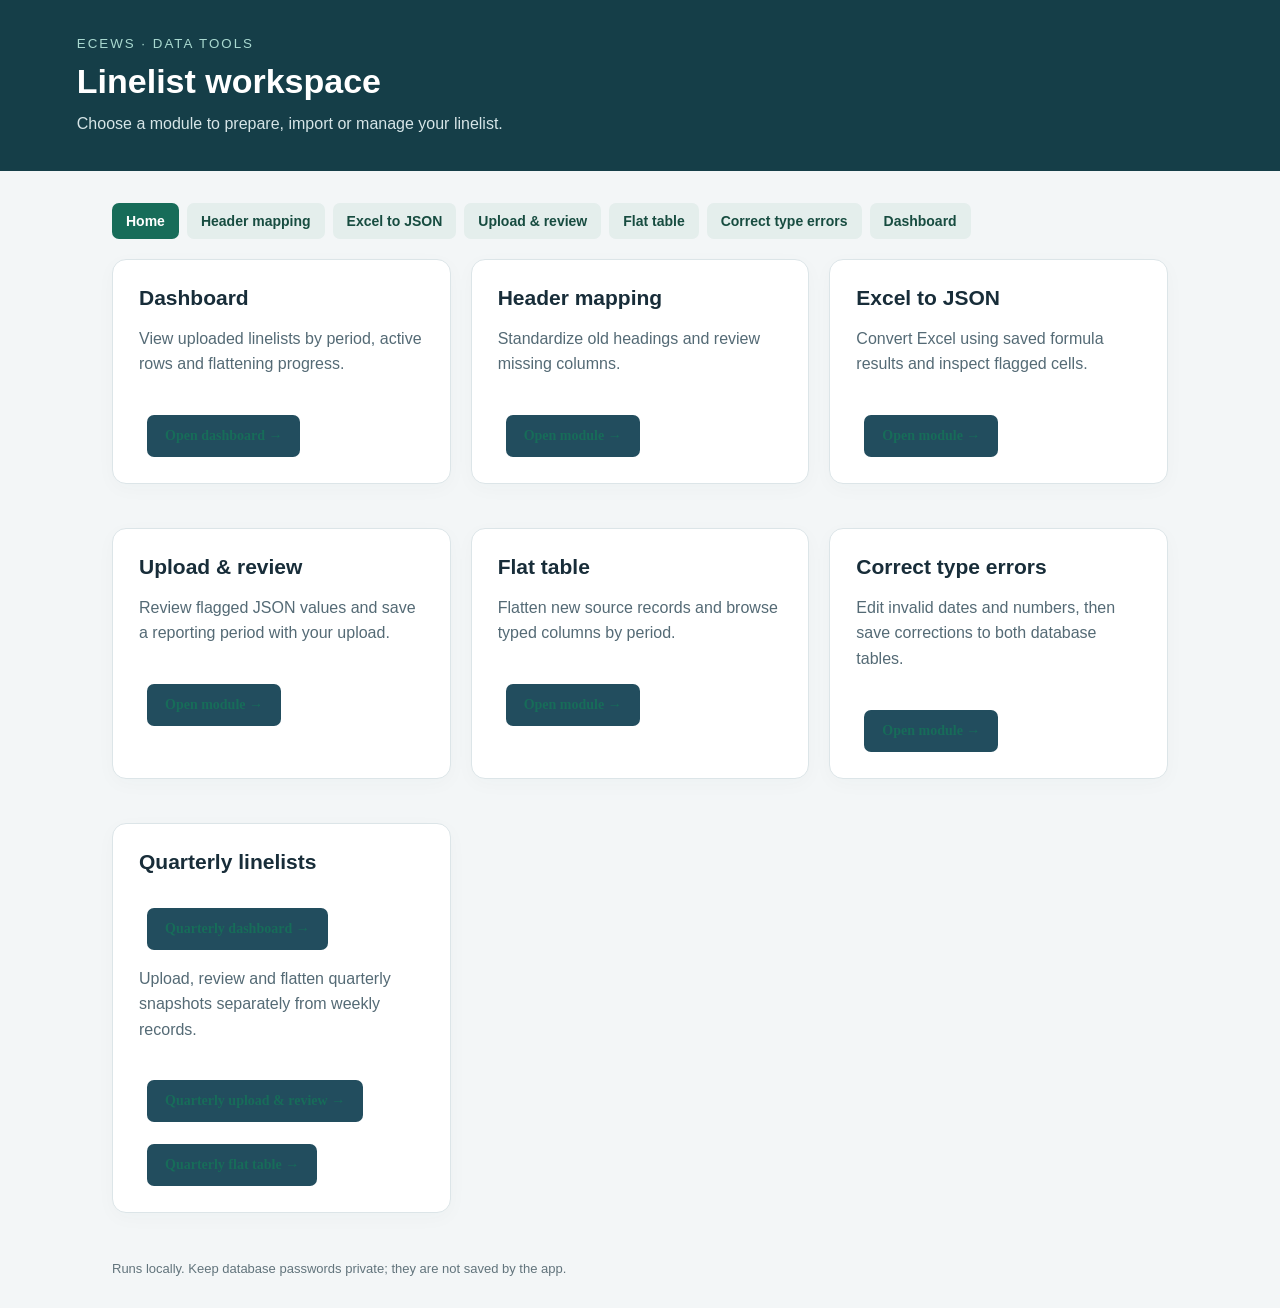
<file: index.html>
<!doctype html><html lang="en"><head><meta charset="utf-8"><meta name="viewport" content="width=device-width,initial-scale=1"><title>Linelist workspace · ECEWS</title><link rel="stylesheet" href="/static/import.css"></head><body><header><small>ECEWS · Data tools</small><h1>Linelist workspace</h1><p>Choose a module to prepare, import or manage your linelist.</p></header><main><nav aria-label="Main navigation"><a href="/" aria-current="page">Home</a><a href="/headers">Header mapping</a><a href="/convert">Excel to JSON</a><a href="/upload">Upload & review</a><a href="/flat">Flat table</a><a href="/errors">Correct type errors</a><a href="/dashboard">Dashboard</a></nav><div class="module-grid"><section><h2>Dashboard</h2><p>View uploaded linelists by period, active rows and flattening progress.</p><a class="download" href="/dashboard">Open dashboard →</a></section><section><h2>Header mapping</h2><p>Standardize old headings and review missing columns.</p><a class="download" href="/headers">Open module →</a></section><section><h2>Excel to JSON</h2><p>Convert Excel using saved formula results and inspect flagged cells.</p><a class="download" href="/convert">Open module →</a></section><section><h2>Upload & review</h2><p>Review flagged JSON values and save a reporting period with your upload.</p><a class="download" href="/upload">Open module →</a></section><section><h2>Flat table</h2><p>Flatten new source records and browse typed columns by period.</p><a class="download" href="/flat">Open module →</a></section><section><h2>Correct type errors</h2><p>Edit invalid dates and numbers, then save corrections to both database tables.</p><a class="download" href="/errors">Open module →</a></section><section><h2>Quarterly linelists</h2><a class="download" href="/quarterly/dashboard">Quarterly dashboard →</a><p>Upload, review and flatten quarterly snapshots separately from weekly records.</p><a class="download" href="/quarterly/upload">Quarterly upload &amp; review →</a><a class="download" href="/quarterly/flat">Quarterly flat table →</a></section></div><footer>Runs locally. Keep database passwords private; they are not saved by the app.</footer></main></body></html>
</file>
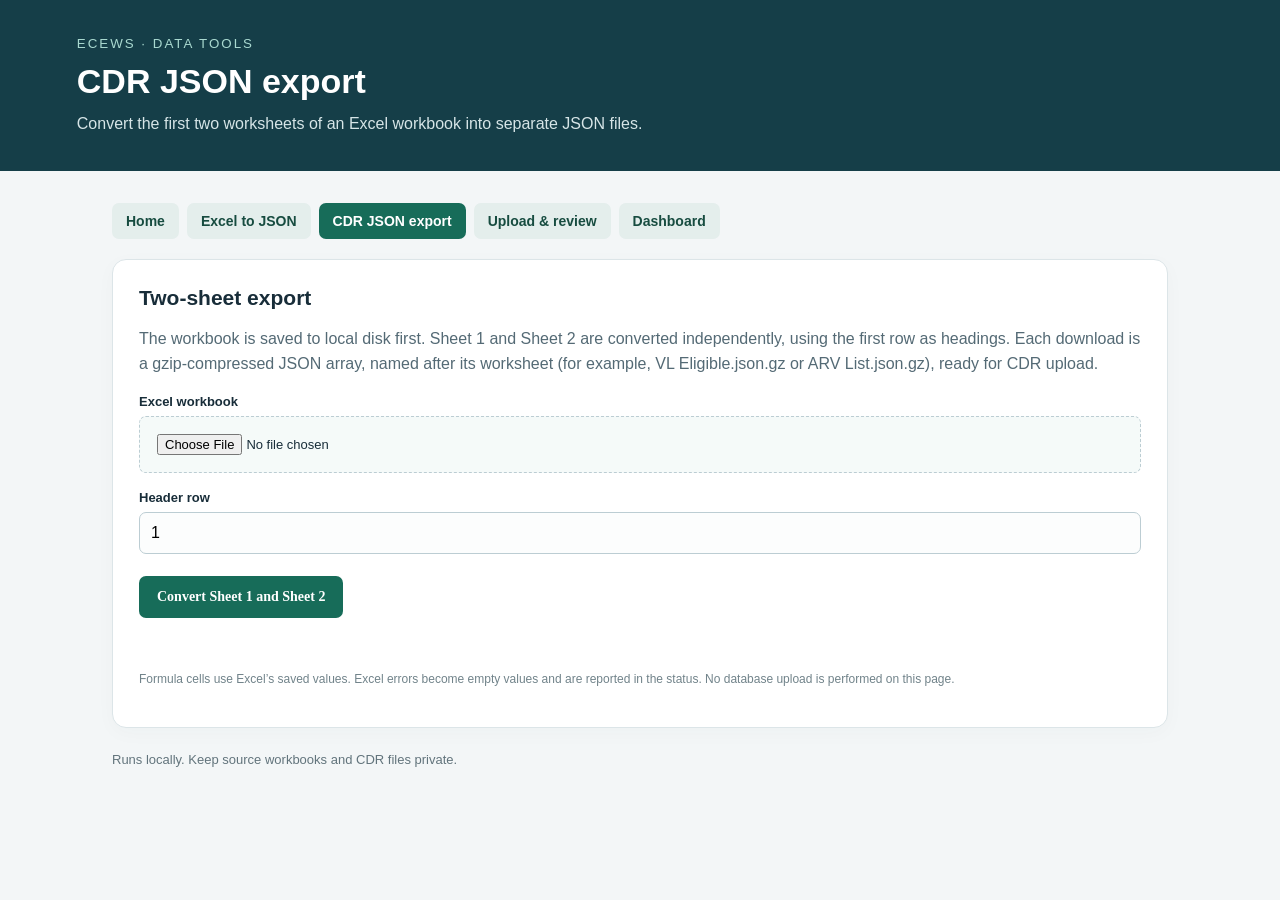
<file: cdr.html>
<!doctype html><html lang="en"><head><meta charset="utf-8"><meta name="viewport" content="width=device-width,initial-scale=1"><title>CDR JSON export · ECEWS</title><link rel="stylesheet" href="/static/import.css"></head><body><header><small>ECEWS · Data tools</small><h1>CDR JSON export</h1><p>Convert the first two worksheets of an Excel workbook into separate JSON files.</p></header><main><nav aria-label="Main navigation"><a href="/">Home</a><a href="/convert">Excel to JSON</a><a href="/cdr" aria-current="page">CDR JSON export</a><a href="/upload">Upload &amp; review</a><a href="/dashboard">Dashboard</a></nav><section><h2>Two-sheet export</h2><p>The workbook is saved to local disk first. Sheet 1 and Sheet 2 are converted independently, using the first row as headings. Each download is a gzip-compressed JSON array, named after its worksheet (for example, VL Eligible.json.gz or ARV List.json.gz), ready for CDR upload.</p><form id="cdr-export"><label>Excel workbook</label><input aria-label="Excel workbook" type="file" name="file" accept=".xlsx" required><label>Header row</label><input aria-label="Header row" name="header_row" type="number" min="1" value="1" required><button>Convert Sheet 1 and Sheet 2</button><progress id="cdr-progress" max="100" value="0" style="width:100%;height:22px;margin-top:18px" hidden></progress><p id="cdr-status" class="status" role="status"></p><div id="cdr-downloads"></div></form><p class="hint">Formula cells use Excel’s saved values. Excel errors become empty values and are reported in the status. No database upload is performed on this page.</p></section><footer>Runs locally. Keep source workbooks and CDR files private.</footer></main><script src="/static/cdr-export.js"></script></body></html>
</file>
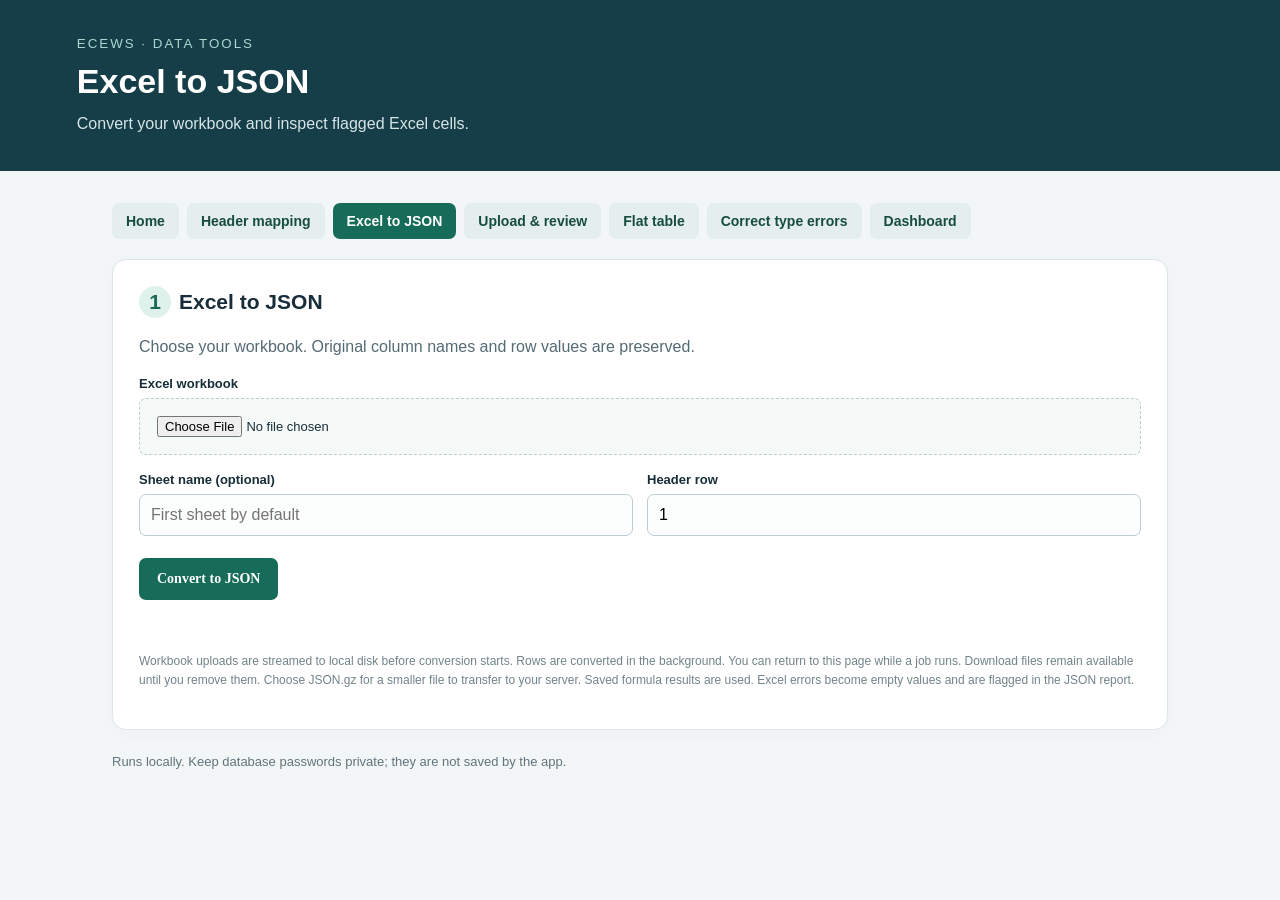
<file: convert.html>
<!doctype html><html lang="en"><head><meta charset="utf-8"><meta name="viewport" content="width=device-width,initial-scale=1"><title>Excel to JSON · ECEWS</title><link rel="stylesheet" href="/static/import.css"></head><body><header><small>ECEWS · Data tools</small><h1>Excel to JSON</h1><p>Convert your workbook and inspect flagged Excel cells.</p></header><main><nav aria-label="Main navigation"><a href="/">Home</a><a href="/headers">Header mapping</a><a href="/convert" aria-current="page">Excel to JSON</a><a href="/upload">Upload & review</a><a href="/flat">Flat table</a><a href="/errors">Correct type errors</a><a href="/dashboard">Dashboard</a></nav><section><h2><span class="number">1</span>Excel to JSON</h2><p>Choose your workbook. Original column names and row values are preserved.</p>
<form id="convert"><label>Excel workbook</label><input aria-label="Excel workbook" type="file" name="file" accept=".xlsx" required><div class="row"><div><label>Sheet name (optional)</label><input aria-label="Sheet name" name="sheet" placeholder="First sheet by default"></div><div><label>Header row</label><input aria-label="Header row" name="header_row" type="number" min="1" value="1" required></div></div><button>Convert to JSON</button><a id="download-gzip" class="download" hidden>Download JSON.gz</a><a id="download" class="download" hidden>Download JSON</a><progress id="conversion-progress" max="100" value="0" style="width:100%;height:22px;margin-top:18px" hidden></progress><button id="remove-conversion" type="button" hidden>Remove local files</button><p id="convert-status" class="status" role="status"></p><div id="converted-errors"></div></form><p class="hint">Workbook uploads are streamed to local disk before conversion starts. Rows are converted in the background. You can return to this page while a job runs. Download files remain available until you remove them. Choose JSON.gz for a smaller file to transfer to your server. Saved formula results are used. Excel errors become empty values and are flagged in the JSON report.</p></section><footer>Runs locally. Keep database passwords private; they are not saved by the app.</footer></main><script src="/static/conversion.js"></script></body></html>
</file>
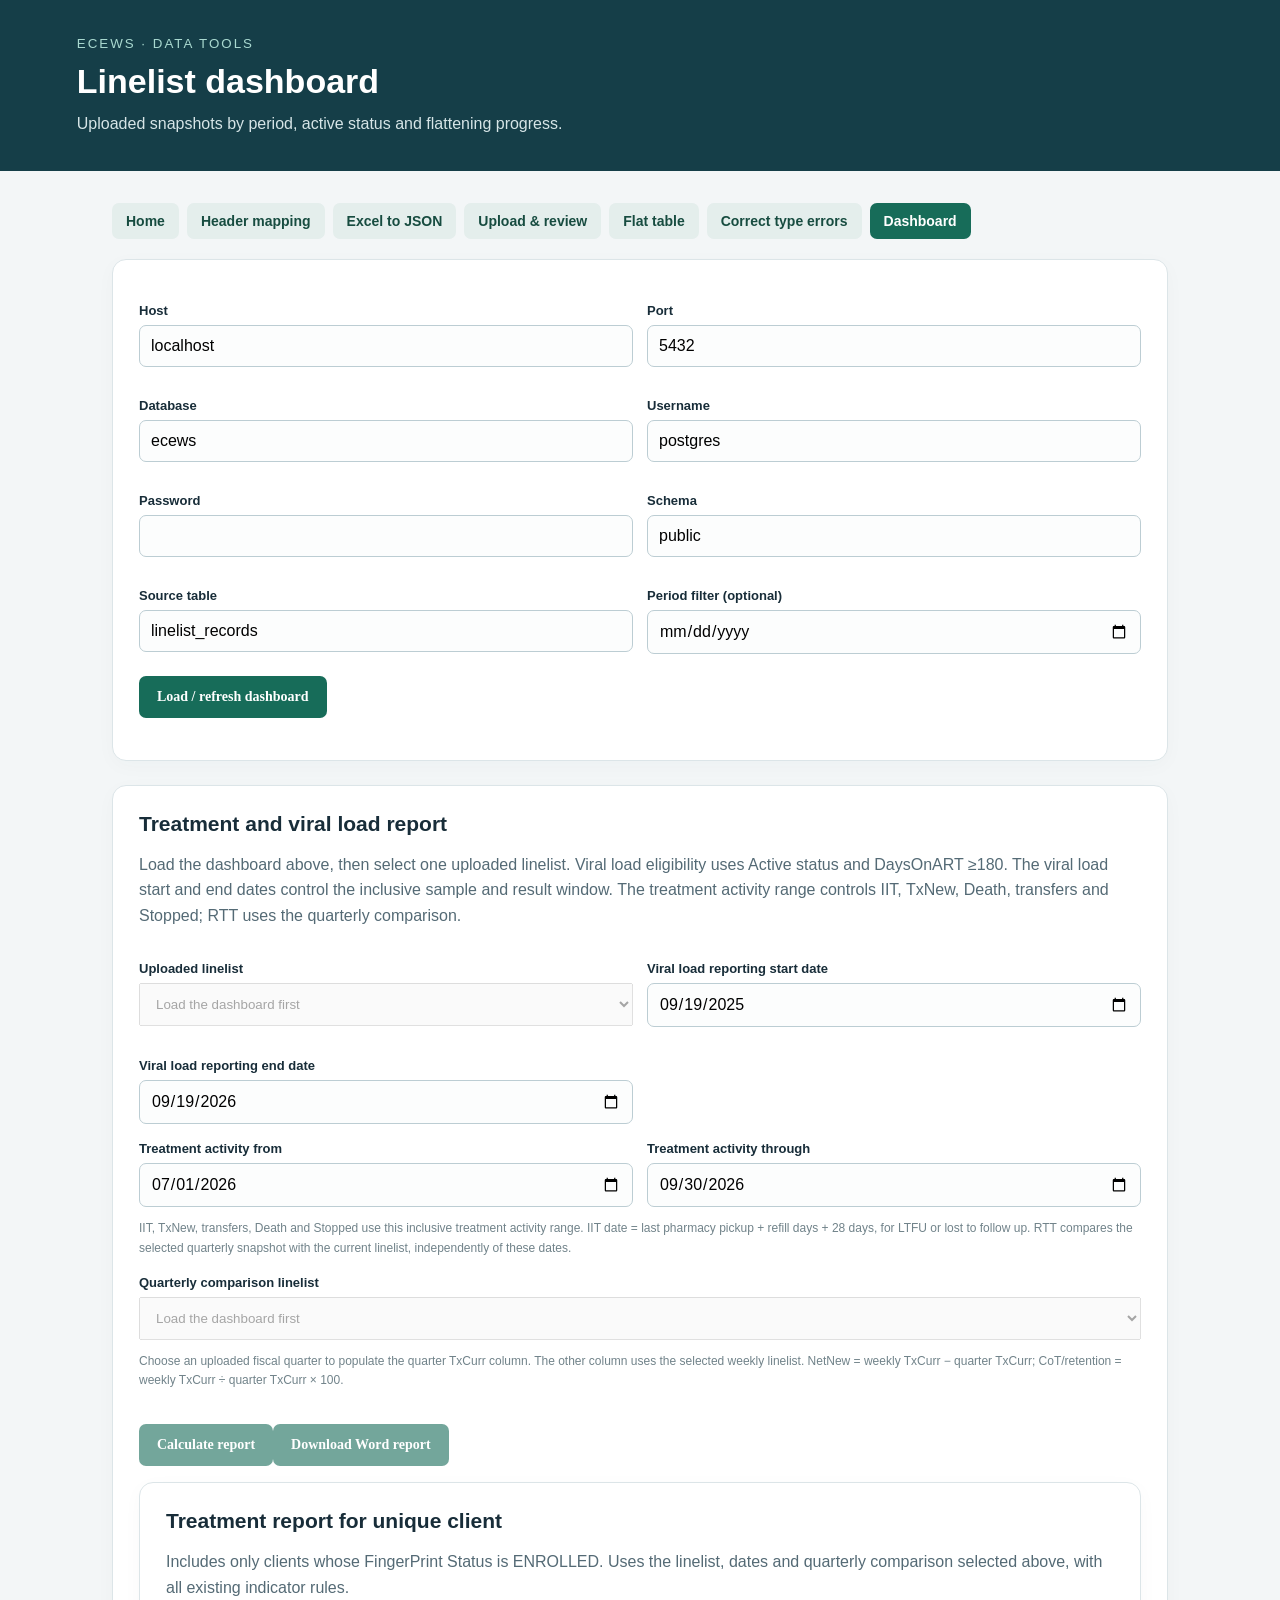
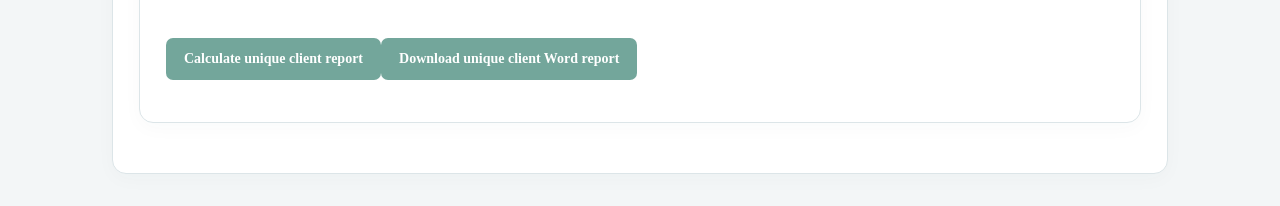
<file: dashboard.html>
<!doctype html><html lang="en"><head><meta charset="utf-8"><meta name="viewport" content="width=device-width,initial-scale=1"><title>Linelist dashboard</title><link rel="stylesheet" href="/static/import.css"><style>.metrics{display:grid;grid-template-columns:repeat(auto-fit,minmax(150px,1fr));gap:16px}.metric{background:white;border:1px solid #dce5e8;border-radius:10px;padding:20px}.metric strong{display:block;font-size:28px;margin-top:8px}.scroll{overflow:auto}table{width:100%;border-collapse:collapse;font-size:13px}td,th{padding:12px;border-bottom:1px solid #dce5e8;text-align:left;white-space:nowrap}th{background:#e4eeec}.progress{height:10px;background:#e6ecef;border-radius:6px;overflow:hidden}.progress div{height:100%;background:#176c59}#result[hidden]{display:none}</style><link rel="stylesheet" href="/static/treatment-brief.css"></head><body><header><small>ECEWS · Data tools</small><h1>Linelist dashboard</h1><p>Uploaded snapshots by period, active status and flattening progress.</p></header><main><nav aria-label="Main navigation"><a href="/">Home</a><a href="/headers">Header mapping</a><a href="/convert">Excel to JSON</a><a href="/upload">Upload & review</a><a href="/flat">Flat table</a><a href="/errors">Correct type errors</a><a href="/dashboard" aria-current="page">Dashboard</a></nav><section><form id="dashboard-form"><div class="row"><div><label>Host</label><input name="host" value="localhost" required></div><div><label>Port</label><input name="port" type="number" value="5432" required></div><div><label>Database</label><input name="database" value="ecews" required></div><div><label>Username</label><input name="username" value="postgres" required></div><div><label>Password</label><input name="password" type="password" autocomplete="off" required></div><div><label>Schema</label><input name="schema" value="public" required></div><div><label>Source table</label><input name="source_table" value="linelist_records" required></div><div><label>Period filter (optional)</label><input name="period" type="date"></div></div><button>Load / refresh dashboard</button><p id="status" role="status"></p></form></section><div id="result" hidden><div class="metrics" id="metrics"></div><section><h2>By period</h2><div id="periods"></div></section><section><h2>Uploaded linelists</h2><div class="scroll" id="linelists"></div><p id="definition" class="hint"></p><p class="hint">Periods not supplied on older uploads appear as “Unassigned”. Flattened counts come from the copied-row tracking table. Separate file, sheet and period snapshots are listed separately.</p></section></div><section id="treatment-section"><h2>Treatment and viral load report</h2><p>Load the dashboard above, then select one uploaded linelist. Viral load eligibility uses Active status and DaysOnART ≥180. The viral load start and end dates control the inclusive sample and result window. The treatment activity range controls IIT, TxNew, Death, transfers and Stopped; RTT uses the quarterly comparison.</p><div class="row"><div><label>Uploaded linelist</label><select id="report-snapshot" style="width:100%;padding:12px" disabled><option value="">Load the dashboard first</option></select></div><div><label for="report-start">Viral load reporting start date</label><input id="report-start" type="date" value="2025-09-19" required></div><div><label for="report-end">Viral load reporting end date</label><input id="report-end" type="date" value="2026-09-19" required></div></div><div class="row"><div><label for="activity-start">Treatment activity from</label><input id="activity-start" type="date" value="2026-07-01" required></div><div><label for="activity-end">Treatment activity through</label><input id="activity-end" type="date" value="2026-09-30" required></div></div><p class="hint">IIT, TxNew, transfers, Death and Stopped use this inclusive treatment activity range. IIT date = last pharmacy pickup + refill days + 28 days, for LTFU or lost to follow up. RTT compares the selected quarterly snapshot with the current linelist, independently of these dates.</p><div id="quarter-comparison-controls"><label for="report-comparison">Quarterly comparison linelist</label><select id="report-comparison" style="width:100%;padding:12px" disabled><option value="">Load the dashboard first</option></select><p id="comparison-status" class="hint">Choose an uploaded fiscal quarter to populate the quarter TxCurr column. The other column uses the selected weekly linelist. NetNew = weekly TxCurr − quarter TxCurr; CoT/retention = weekly TxCurr ÷ quarter TxCurr × 100.</p></div><button id="calculate-treatment" type="button" disabled>Calculate report</button><button id="download-treatment" type="button" disabled>Download Word report</button><p id="treatment-status" role="status"></p><div id="treatment-results"></div><section><h2>Treatment report for unique client</h2><p>Includes only clients whose FingerPrint Status is ENROLLED. Uses the linelist, dates and quarterly comparison selected above, with all existing indicator rules.</p><button id="calculate-unique-treatment" type="button" disabled>Calculate unique client report</button><button id="download-unique-treatment" type="button" disabled>Download unique client Word report</button><p id="unique-treatment-status" role="status"></p><div id="unique-treatment-results"></div></section></section></main><script src="/static/database-progress.js"></script><script src="/static/viral-cascade.js"></script><script src="/static/treatment-report.js"></script><script src="/static/dashboard.js"></script></body></html>
</file>
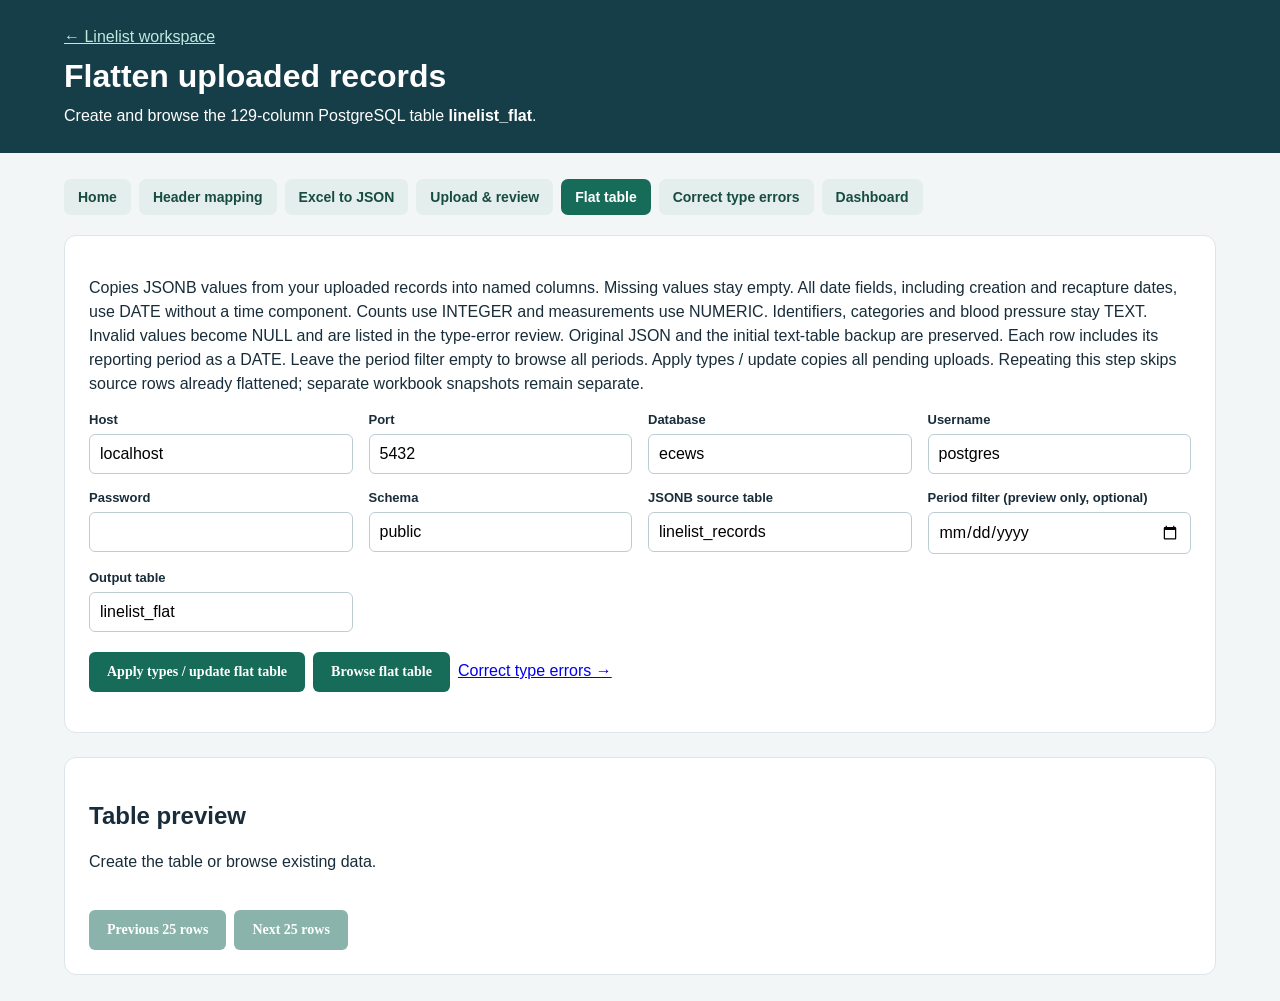
<file: flat.html>
<!doctype html><html lang="en"><head><meta charset="utf-8"><meta name="viewport" content="width=device-width,initial-scale=1"><title>Linelist flat table</title><link rel="stylesheet" href="/static/flat.css"></head><body><header><a href="/">← Linelist workspace</a><h1>Flatten uploaded records</h1><div>Create and browse the 129-column PostgreSQL table <strong>linelist_flat</strong>.</div></header><main><nav aria-label="Main navigation"><a href="/">Home</a><a href="/headers">Header mapping</a><a href="/convert">Excel to JSON</a><a href="/upload">Upload & review</a><a href="/flat" aria-current="page">Flat table</a><a href="/errors">Correct type errors</a><a href="/dashboard">Dashboard</a></nav><section><p>Copies JSONB values from your uploaded records into named columns. Missing values stay empty. All date fields, including creation and recapture dates, use DATE without a time component. Counts use INTEGER and measurements use NUMERIC. Identifiers, categories and blood pressure stay TEXT. Invalid values become NULL and are listed in the type-error review. Original JSON and the initial text-table backup are preserved. Each row includes its reporting period as a DATE. Leave the period filter empty to browse all periods. Apply types / update copies all pending uploads. Repeating this step skips source rows already flattened; separate workbook snapshots remain separate.</p><form id="connection"><div class="grid">
<div><label>Host</label><input name="host" value="localhost" required></div><div><label>Port</label><input name="port" type="number" value="5432" required></div><div><label>Database</label><input name="database" value="ecews" required></div><div><label>Username</label><input name="username" value="postgres" required></div><div><label>Password</label><input name="password" type="password" autocomplete="off" required></div><div><label>Schema</label><input name="schema" value="public" required></div><div><label>JSONB source table</label><input name="source_table" value="linelist_records" required></div><div><label>Period filter (preview only, optional)</label><input type="date" name="period"></div><div><label>Output table</label><input value="linelist_flat" readonly></div></div><button id="build" type="button">Apply types / update flat table</button><button id="browse" type="button">Browse flat table</button><a class="download" href="/errors">Correct type errors →</a><p id="status" role="status"></p></form></section><section><h2>Table preview</h2><p id="page-status">Create the table or browse existing data.</p><div class="scroll" id="table"></div><button id="previous" disabled>Previous 25 rows</button><button id="next" disabled>Next 25 rows</button></section></main><script src="/static/database-progress.js"></script><script src="/static/flat.js"></script></body></html>
</file>
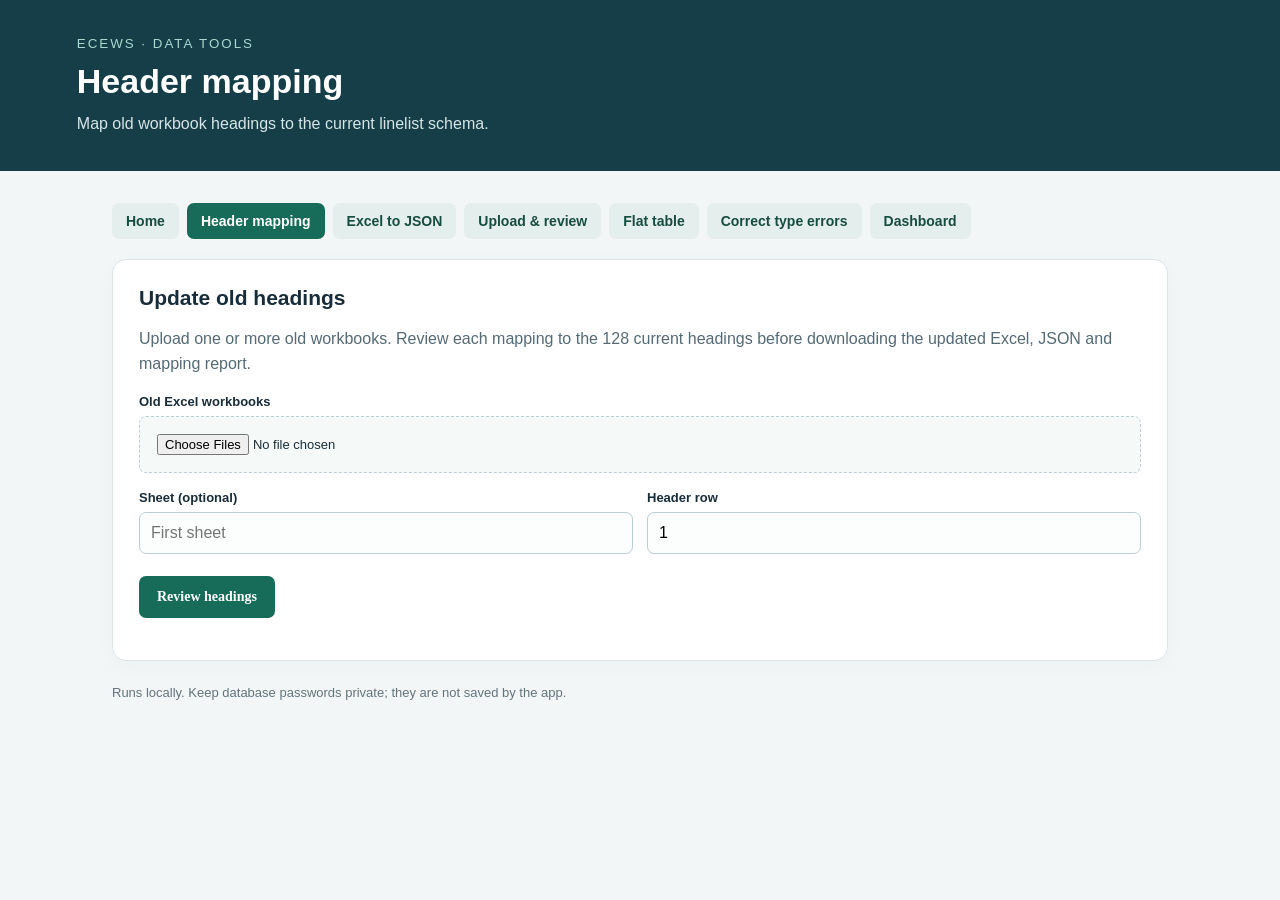
<file: headers.html>
<!doctype html><html lang="en"><head><meta charset="utf-8"><meta name="viewport" content="width=device-width,initial-scale=1"><title>Header mapping · ECEWS</title><link rel="stylesheet" href="/static/import.css"></head><body><header><small>ECEWS · Data tools</small><h1>Header mapping</h1><p>Map old workbook headings to the current linelist schema.</p></header><main><nav aria-label="Main navigation"><a href="/">Home</a><a href="/headers" aria-current="page">Header mapping</a><a href="/convert">Excel to JSON</a><a href="/upload">Upload & review</a><a href="/flat">Flat table</a><a href="/errors">Correct type errors</a><a href="/dashboard">Dashboard</a></nav><section style="margin-bottom:24px"><h2>Update old headings</h2><p>Upload one or more old workbooks. Review each mapping to the 128 current headings before downloading the updated Excel, JSON and mapping report.</p><form id="review"><label>Old Excel workbooks</label><input name="files" type="file" accept=".xlsx" multiple required aria-label="Old workbooks"><div class="row"><div><label>Sheet (optional)</label><input name="sheet" aria-label="Old workbook sheet" placeholder="First sheet"></div><div><label>Header row</label><input name="header_row" type="number" min="1" value="1" required aria-label="Old workbook header row"></div></div><button>Review headings</button><p id="review-status" role="status"></p></form><div id="mapping-results"></div></section><footer>Runs locally. Keep database passwords private; they are not saved by the app.</footer></main><script src="/static/database-progress.js"></script><script src="/static/import.js"></script></body></html>
</file>
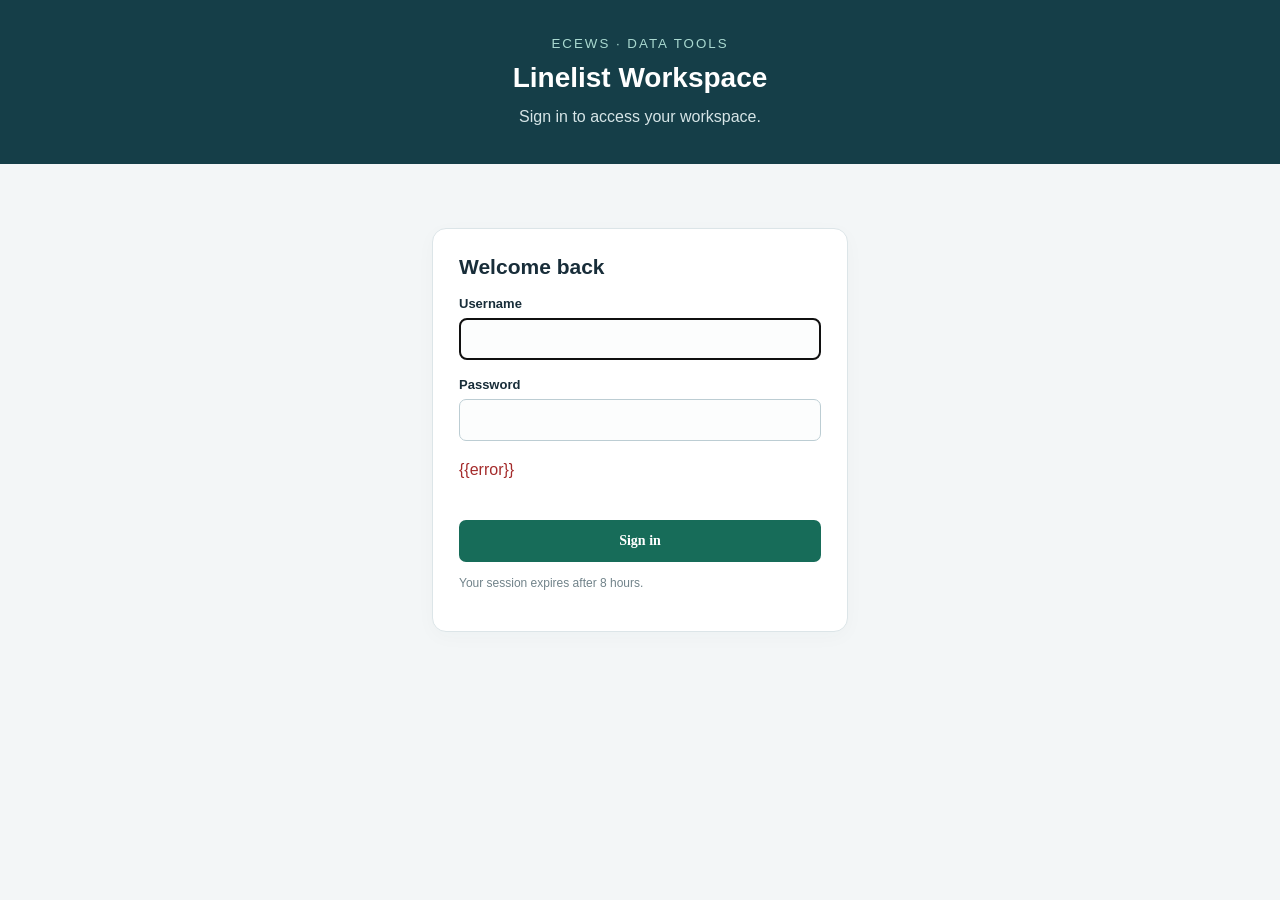
<file: login.html>
<!doctype html>
<html lang="en">
<head>
  <meta charset="utf-8">
  <meta name="viewport" content="width=device-width,initial-scale=1">
  <title>Sign in · ECEWS Linelist</title>
  <link rel="stylesheet" href="/static/import.css">
  <style>main{max-width:460px;margin:64px auto}button{width:100%}.error:empty{display:none}header{text-align:center}h1{font-size:28px}</style>
</head>
<body>
  <header><small>ECEWS · Data tools</small><h1>Linelist Workspace</h1><p>Sign in to access your workspace.</p></header>
  <main><section>
    <h2>Welcome back</h2>
    <form action="/login" method="post">
      <label for="username">Username</label>
      <input id="username" name="username" autocomplete="username" required autofocus>
      <label for="password">Password</label>
      <input id="password" name="password" type="password" autocomplete="current-password" required>
      <p class="error" role="alert">{{error}}</p>
      <button type="submit">Sign in</button>
    </form>
    <p class="hint">Your session expires after 8 hours.</p>
  </section></main>
</body>
</html>
</file>
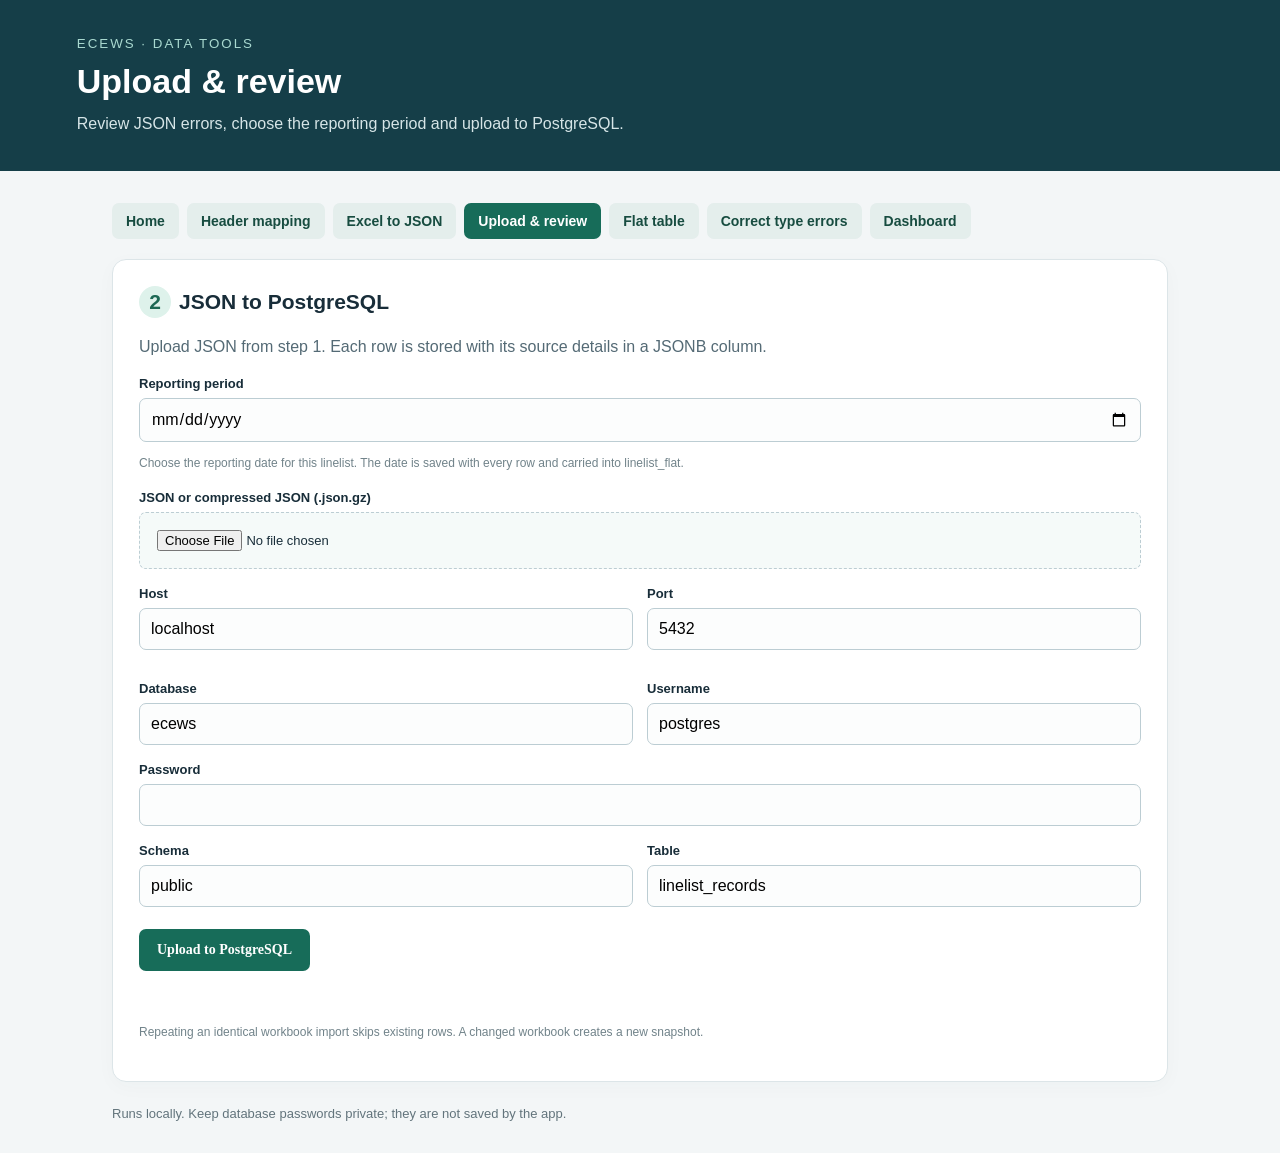
<file: upload.html>
<!doctype html><html lang="en"><head><meta charset="utf-8"><meta name="viewport" content="width=device-width,initial-scale=1"><title>Upload & review · ECEWS</title><link rel="stylesheet" href="/static/import.css"></head><body><header><small>ECEWS · Data tools</small><h1>Upload & review</h1><p>Review JSON errors, choose the reporting period and upload to PostgreSQL.</p></header><main><nav aria-label="Main navigation"><a href="/">Home</a><a href="/headers">Header mapping</a><a href="/convert">Excel to JSON</a><a href="/upload" aria-current="page">Upload & review</a><a href="/flat">Flat table</a><a href="/errors">Correct type errors</a><a href="/dashboard">Dashboard</a></nav><section><h2><span class="number">2</span>JSON to PostgreSQL</h2><p>Upload JSON from step 1. Each row is stored with its source details in a JSONB column.</p>
<form id="upload"><label>Reporting period</label><input type="date" name="period" aria-label="Reporting period" required><p class="hint">Choose the reporting date for this linelist. The date is saved with every row and carried into linelist_flat.</p><label>JSON or compressed JSON (.json.gz)</label><input aria-label="JSON file" type="file" name="file" accept=".json,.gz" required><div class="row"><div><label>Host</label><input aria-label="Host" name="host" value="localhost" required></div><div><label>Port</label><input aria-label="Port" name="port" type="number" value="5432" min="1" max="65535" required></div><div><label>Database</label><input aria-label="Database" name="database" value="ecews" required></div><div><label>Username</label><input aria-label="Username" name="username" value="postgres" required></div></div><label>Password</label><input aria-label="Password" name="password" type="password" autocomplete="off" required><div class="row"><div><label>Schema</label><input aria-label="Schema" name="schema" value="public" required></div><div><label>Table</label><input aria-label="Table" name="table" value="linelist_records" required></div></div><div id="upload-errors"></div><label id="error-ack" hidden><input style="width:auto" type="checkbox" name="acknowledge_errors" value="true"> I reviewed the flagged cells and accept uploading them as empty values.</label><button>Upload to PostgreSQL</button><p id="upload-status" class="status" role="status"></p></form><p class="hint">Repeating an identical workbook import skips existing rows. A changed workbook creates a new snapshot.</p></section><footer>Runs locally. Keep database passwords private; they are not saved by the app.</footer></main><script src="/static/database-progress.js"></script><script src="/static/import.js"></script></body></html>
</file>
<file: static/import.css>
:root{font-family:Segoe UI,Arial,sans-serif;color:#182d39;background:#f3f6f7}*{box-sizing:border-box}body{margin:0}header{background:#153e48;color:white;padding:34px max(6vw,24px)}header small{color:#a9d9d0;text-transform:uppercase;letter-spacing:2px}h1{font-size:34px;margin:10px 0}header p{color:#d6e5e7;margin:0}main{max-width:1100px;margin:32px auto;padding:0 22px}.steps{display:grid;grid-template-columns:1fr 1fr;gap:24px}section{background:white;border:1px solid #dce5e8;border-radius:14px;padding:26px;box-shadow:0 5px 20px #143c4807}.number{display:inline-grid;place-items:center;background:#def2eb;color:#1d6854;border-radius:50%;width:32px;height:32px;margin-right:8px}h2{font-size:21px;margin:0 0 12px}p{line-height:1.6;color:#546a75}label{display:block;font-size:13px;font-weight:600;margin:17px 0 7px}input{width:100%;padding:11px;border:1px solid #bccdd3;border-radius:7px;font:inherit;background:#fcfdfd}input[type=file]{padding:17px;border-style:dashed;background:#f5faf9;font-size:13px}.row{display:grid;grid-template-columns:1fr 1fr;gap:14px}button,.download{display:inline-block;background:#176c59;color:white;border:0;border-radius:7px;padding:13px 18px;font:600 14px Segoe UI;cursor:pointer;margin-top:22px;text-decoration:none}button:disabled{opacity:.6;cursor:wait}.status{font-size:14px;min-height:24px;white-space:pre-wrap}.error{color:#a42b2b}.ok{color:#176c59}footer{margin:24px 0;color:#62747c;font-size:13px}.hint{font-size:12px;color:#71838a}.download{background:#224d5e;margin-left:8px}[hidden]{display:none!important}@media(max-width:760px){.steps{grid-template-columns:1fr}header{padding:26px}}
nav{display:flex;flex-wrap:wrap;gap:8px;margin:20px 0}nav a{padding:10px 14px;border-radius:7px;text-decoration:none;background:#e4eeec;color:#174c40;font-weight:600;font-size:14px}nav a[aria-current=page]{background:#176c59;color:white}.module-grid{display:grid;grid-template-columns:repeat(auto-fit,minmax(260px,1fr));gap:20px}.module-grid a{color:#176c59}section{margin-bottom:24px}
</file>
<file: static/treatment-brief.css>
.brief-scroll{overflow-x:auto;background:#e8ebee;padding:24px 0;margin-top:24px}.brief-document{width:100%;max-width:1000px;margin:auto;color:#002060;font:18px/1.3 'Calibri Light',Calibri,Carlito,Arial,sans-serif}.brief-page{background:#fff;padding:58px 64px 90px;margin-bottom:20px;min-height:1120px;box-sizing:border-box}.brief-page:last-child{margin-bottom:0}.brief-running-header{color:#111;font-size:18px;font-weight:bold;margin-bottom:42px}.brief-p{margin:0;white-space:normal}.brief-p-0{font-weight:bold;margin-bottom:20px}.brief-p-1{font-weight:bold;margin-bottom:26px}.brief-p-3{margin-bottom:28px}.brief-p-5{font-weight:bold}.brief-bullet{position:relative;padding-left:66px;margin:3px 0}.brief-bullet:before{content:'•';position:absolute;left:32px}.brief-p-12{font-weight:bold;margin-top:32px;margin-bottom:30px}.brief-p-20{font-weight:bold;margin-top:60px;margin-bottom:26px}.brief-table-wrap{margin:25px 0;color:#111}.brief-table{width:100%;table-layout:fixed;border-collapse:collapse;font:10px/1.15 Calibri,Carlito,Arial,sans-serif;color:#111}.brief-table td,.brief-table th{padding:2px 3px;border:1px solid #333;text-align:center;white-space:normal;overflow-wrap:anywhere;font-weight:normal;background:white;color:#111}.brief-table .brief-band th{background:#dceaf5;padding:3px}.brief-table.viral .brief-row-header th{background:#efceed;font-weight:bold;font-style:italic;height:68px}.brief-table.viral .last-column{background:#b6e3a3!important}.brief-table.viral .brief-row-data:nth-child(3) td{height:48px}.brief-table.treatment .brief-row-header th,.brief-table.paediatric-treatment .brief-row-header th{height:36px}.brief-table.treatment td:nth-child(n+8):nth-child(-n+10),.brief-table.treatment th:nth-child(n+8):nth-child(-n+10){background:#a6c9eb}.brief-table.treatment td:nth-child(n+11),.brief-table.treatment th:nth-child(n+11){background:#e0f0d4}.brief-table.paediatric .brief-band th{background:#a6c9eb;height:62px;vertical-align:bottom}.brief-table.paediatric .brief-row-header th{background:#92d050;height:46px;vertical-align:bottom}.brief-table.paediatric .brief-row-total td{background:#a6c9eb;font-weight:bold}.brief-table.paediatric-treatment td:nth-child(n+8):nth-child(-n+10),.brief-table.paediatric-treatment th:nth-child(n+8):nth-child(-n+10){background:#fce4d6}.brief-table.paediatric-treatment td:nth-child(n+11),.brief-table.paediatric-treatment th:nth-child(n+11){background:#efceed}.brief-methods{margin:20px 0}.brief-methods p{font-size:13px}.brief-document sup{font-size:65%}@media print{.brief-scroll{padding:0;background:#fff}.brief-document{width:100%}.brief-page{page-break-after:always;min-height:0;padding:0}.brief-page:last-child{page-break-after:auto}}

@media(max-width:600px){.brief-document{min-width:740px}.brief-page{padding:48px 40px}}
.brief-p{color:#002060;line-height:1.3;font-family:inherit}

.brief-table.viral tr:not(.brief-band)>:nth-last-child(-n+2),.brief-table.paediatric tr:not(.brief-band)>:nth-last-child(-n+2),.ipi-column{background:#b6e3a3!important}
</file>
<file: static/flat.css>
*{box-sizing:border-box}body{font-family:Segoe UI,Arial,sans-serif;background:#f3f6f7;color:#182d39;margin:0}header{background:#153e48;color:white;padding:28px 5vw}header a{color:#bfe8df}h1{margin:12px 0}main{margin:26px 5vw}section{background:white;border:1px solid #dce5e8;border-radius:12px;padding:24px;margin-bottom:24px}.grid{display:grid;grid-template-columns:repeat(4,1fr);gap:16px}label{display:block;font-size:13px;font-weight:600;margin-bottom:7px}input{width:100%;padding:10px;border:1px solid #bccdd3;border-radius:6px;font:inherit}button{padding:12px 18px;border:0;border-radius:6px;background:#176c59;color:white;margin:20px 8px 0 0;cursor:pointer;font:600 14px Segoe UI}button:disabled{opacity:.5;cursor:wait}.scroll{overflow:auto;max-height:560px}table{border-collapse:collapse;font-size:12px}th,td{padding:9px;border:1px solid #dce5e8;white-space:nowrap;max-width:360px;overflow:hidden;text-overflow:ellipsis}th{position:sticky;top:0;background:#e5f2ef;text-align:left}p{line-height:1.5}.error{color:#a42b2b}@media(max-width:800px){.grid{grid-template-columns:1fr 1fr}}
nav{display:flex;flex-wrap:wrap;gap:8px;margin:20px 0}nav a{padding:10px 14px;border-radius:7px;text-decoration:none;background:#e4eeec;color:#174c40;font-weight:600;font-size:14px}nav a[aria-current=page]{background:#176c59;color:white}.module-grid{display:grid;grid-template-columns:repeat(auto-fit,minmax(260px,1fr));gap:20px}.module-grid a{color:#176c59}section{margin-bottom:24px}
</file>
